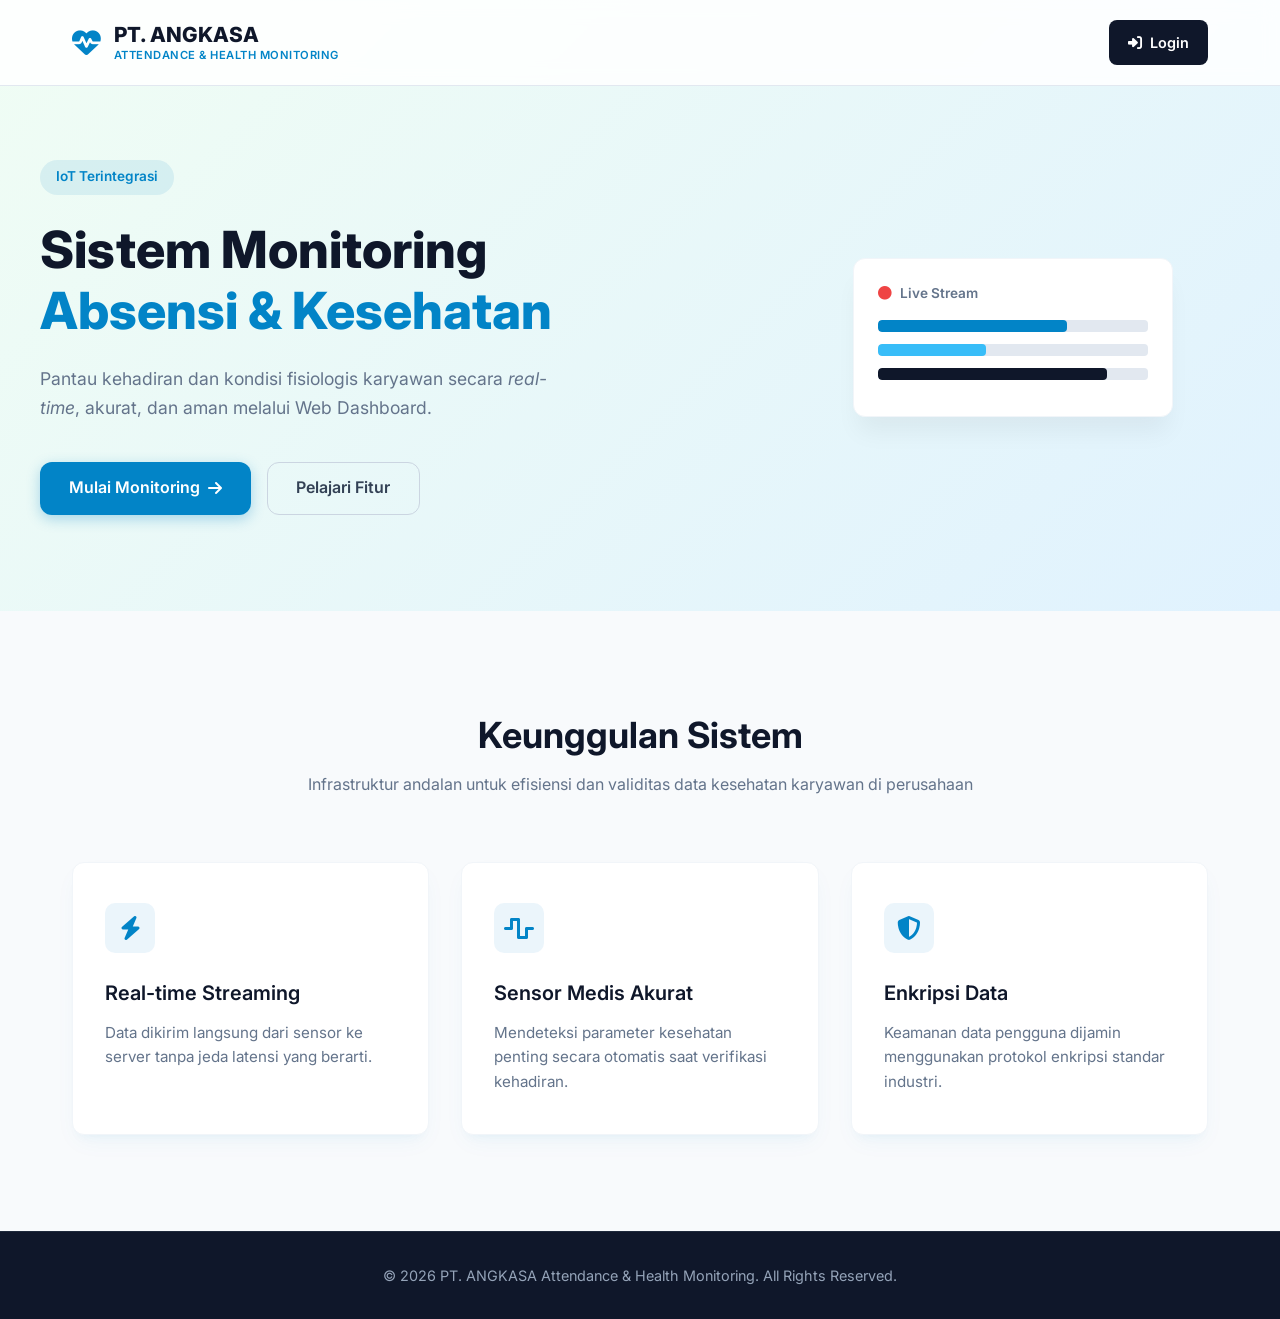
<file: index.html>
<!DOCTYPE html>
<html lang="id">
<head>
    <meta charset="UTF-8">
    <meta name="viewport" content="width=device-width, initial-scale=1.0">
    <title>Beranda - Sistem Monitoring Absensi & Kesehatan</title>
    <link rel="preconnect" href="https://fonts.googleapis.com">
    <link rel="preconnect" href="https://fonts.gstatic.com" crossorigin>
    <link href="https://fonts.googleapis.com/css2?family=Inter:wght@300;400;500;600;700&display=swap" rel="stylesheet">
    <link rel="stylesheet" href="https://cdnjs.cloudflare.com/ajax/libs/font-awesome/6.4.0/css/all.min.css">
    <link rel="stylesheet" href="css/styleindex.css">
</head>
<body class="landing-page">

    <nav class="navbar">
        <div class="nav-container">
            <div class="logo">
                <i class="fa-solid fa-heart-pulse"></i> 
                <div class="logo-text">
                    PT. ANGKASA
                    <span>Attendance & Health Monitoring</span>
                </div>
            </div>
            <a href="login.html" class="btn-login-nav">
                <i class="fa-solid fa-right-to-bracket"></i> <span>Login</span>
            </a>
        </div>
    </nav>

    <header class="hero-section">
        <div class="hero-container">
            <div class="hero-content">
                <span class="badge">IoT Terintegrasi</span>
                <h1>Sistem Monitoring <br><span class="highlight">Absensi & Kesehatan</span></h1>
                <p>Pantau kehadiran dan kondisi fisiologis karyawan secara <em>real-time</em>, akurat, dan aman melalui Web Dashboard.</p>
                
                <div class="cta-buttons">
                    <a href="login.html" class="btn-primary">Mulai Monitoring <i class="fa-solid fa-arrow-right"></i></a>
                    <a href="#fitur" class="btn-secondary">Pelajari Fitur</a>
                </div>
            </div>
            <div class="hero-visual">
                <div class="visual-card">
                    <div class="visual-header">
                        <span><i class="fa-solid fa-circle text-red"></i> Live Stream</span>
                    </div>
                    <div class="visual-body">
                        <div class="bar-chart"></div>
                        <div class="bar-chart short"></div>
                        <div class="bar-chart medium"></div>
                    </div>
                </div>
            </div>
        </div>
    </header>

    <section id="fitur" class="features-section">
        <div class="section-title">
            <h2>Keunggulan Sistem</h2>
            <p>Infrastruktur andalan untuk efisiensi dan validitas data kesehatan karyawan di perusahaan</p>
        </div>
        <div class="features-grid">
            <div class="feature-card">
                <div class="icon-box pulse">
                    <i class="fa-solid fa-bolt"></i>
                </div>
                <h3>Real-time Streaming</h3>
                <p>Data dikirim langsung dari sensor ke server tanpa jeda latensi yang berarti.</p>
            </div>
            <div class="feature-card">
                <div class="icon-box">
                    <i class="fa-solid fa-wave-square"></i>
                </div>
                <h3>Sensor Medis Akurat</h3>
                <p>Mendeteksi parameter kesehatan penting secara otomatis saat verifikasi kehadiran.</p>
            </div>
            <div class="feature-card">
                <div class="icon-box">
                    <i class="fa-solid fa-shield-halved"></i>
                </div>
                <h3>Enkripsi Data</h3>
                <p>Keamanan data pengguna dijamin menggunakan protokol enkripsi standar industri.</p>
            </div>
        </div>
    </section>

    <footer>
        <div class="footer-container">
            <p>&copy; 2026 PT. ANGKASA Attendance & Health Monitoring. All Rights Reserved.</p>
        </div>
    </footer>

</body>
</html>
</file>
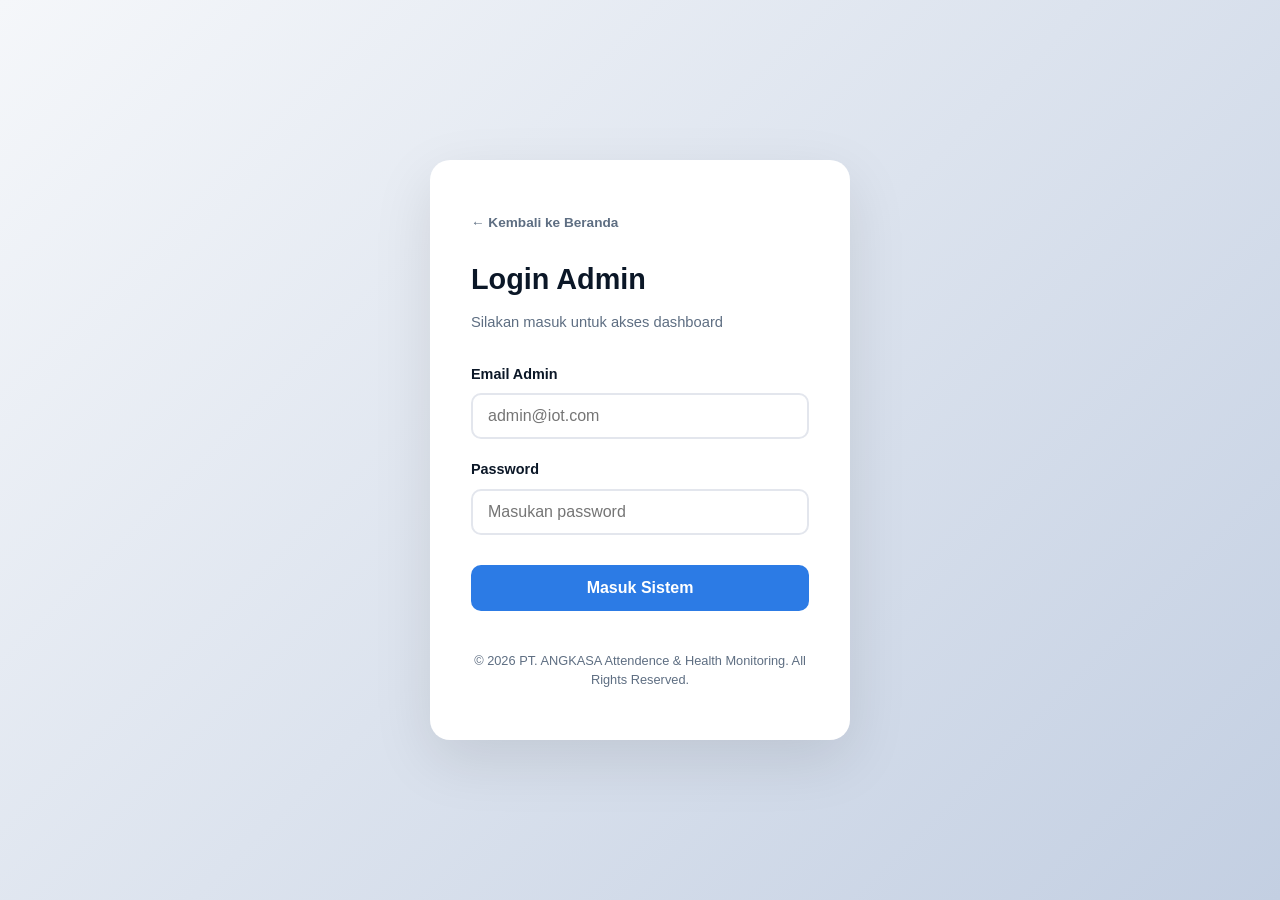
<file: login.html>
<!DOCTYPE html>
<html lang="id">
<head>
    <meta charset="UTF-8">
    <meta name="viewport" content="width=device-width, initial-scale=1.0">
    <title>Login Admin</title>
    <link rel="stylesheet" href="css/style.css">
</head>
<body class="login-body">

    <main id="login-card">
        <header>
            <a href="index.html" class="back-link">← Kembali ke Beranda</a>
            <h1>Login Admin</h1>
            <p>Silakan masuk untuk akses dashboard</p>
        </header>

        <section>
            <form id="login-form">
                <div class="form-group">
                    <label for="email">Email Admin</label>
                    <input type="email" id="email" placeholder="admin@iot.com" required>
                </div>

                <div class="form-group">
                    <label for="password">Password</label>
                    <input type="password" id="password" placeholder="Masukan password" required>
                </div>

                <div class="form-group">
                    <button type="submit" id="login-button">Masuk Sistem</button>
                </div>

                <div class="form-group">
                    <p id="login-message"></p>
                </div>
            </form>
        </section>

        <footer>
            <p>&copy; 2026 PT. ANGKASA
Attendence & Health Monitoring. All Rights Reserved.</p>
        </footer>
    </main>

    <script src="js/login.js"></script>
</body>
</html>
</file>
<file: css/styleindex.css>
/* --- 1. RESET & VARIABLE --- */
:root {
    --primary-color: #0284c7;     
    --primary-hover: #0369a1;
    --secondary-color: #0f172a;   
    --text-main: #334155;
    --text-muted: #64748b;
    --bg-light: #f8fafc;
    --bg-white: #ffffff;
    --accent-color: #38bdf8;
    --border-radius: 12px;
    --transition: all 0.3s ease;
    --shadow: 0 10px 25px -5px rgba(2, 132, 199, 0.05), 0 8px 10px -6px rgba(2, 132, 199, 0.05);
}

* {
    margin: 0;
    padding: 0;
    box-sizing: border-box;
}

html {
    scroll-behavior: smooth;
}

body {
    font-family: 'Inter', sans-serif;
    color: var(--text-main);
    background-color: var(--bg-light);
    line-height: 1.6;
    overflow-x: hidden; /* Mencegah layar tergeser ke samping */
}

a {
    text-decoration: none;
    transition: var(--transition);
}

/* --- 2. NAVBAR & LOGO PROFESIONAL --- */
.navbar {
    background-color: rgba(255, 255, 255, 0.85);
    backdrop-filter: blur(10px);
    position: fixed;
    top: 0;
    left: 0;
    width: 100%;
    z-index: 1000;
    border-bottom: 1px solid #e2e8f0;
}

.nav-container {
    max-width: 1200px;
    margin: 0 auto;
    padding: 1.25rem 2rem;
    display: flex;
    justify-content: space-between;
    align-items: center;
}

.logo {
    display: flex;
    align-items: center;
    gap: 0.8rem;
}

.logo i {
    color: var(--primary-color);
    font-size: 1.8rem;
}

.logo-text {
    display: flex;
    flex-direction: column;
    line-height: 1.1;
    font-size: 1.3rem;
    font-weight: 800;
    color: var(--secondary-color);
}

.logo-text span {
    font-size: 0.7rem;
    font-weight: 600;
    color: var(--primary-color);
    text-transform: uppercase;
    letter-spacing: 0.5px;
    margin-top: 2px;
}

.btn-login-nav {
    background-color: var(--secondary-color);
    color: var(--bg-white);
    padding: 0.7rem 1.2rem;
    border-radius: 8px;
    font-weight: 600;
    font-size: 0.9rem;
    display: flex;
    align-items: center;
    gap: 0.5rem;
}

.btn-login-nav:hover {
    background-color: #1e293b;
    transform: translateY(-2px);
    box-shadow: 0 4px 10px rgba(0,0,0,0.1);
}

/* --- 3. HERO SECTION --- */
.hero-section {
    padding: 10rem 2rem 6rem 2rem;
    background: linear-gradient(135deg, #f0fdf4 0%, #e0f2fe 100%);
    position: relative;
}

.hero-container {
    max-width: 1200px;
    margin: 0 auto;
    display: grid;
    grid-template-columns: 1.2fr 0.8fr;
    gap: 4rem;
    align-items: center;
}

.badge {
    background-color: rgba(2, 132, 199, 0.1);
    color: var(--primary-color);
    padding: 0.4rem 1rem;
    border-radius: 50px;
    font-size: 0.85rem;
    font-weight: 600;
    display: inline-block;
    margin-bottom: 1.5rem;
}

.hero-content h1 {
    font-size: 3.2rem;
    font-weight: 800;
    line-height: 1.2;
    color: var(--secondary-color);
    margin-bottom: 1.5rem;
}

.hero-content .highlight {
    color: var(--primary-color);
}

.hero-content p {
    font-size: 1.1rem;
    color: var(--text-muted);
    margin-bottom: 2.5rem;
    max-width: 540px;
}

.cta-buttons {
    display: flex;
    gap: 1rem;
}

.btn-primary {
    background-color: var(--primary-color);
    color: var(--bg-white);
    padding: 0.8rem 1.8rem;
    border-radius: var(--border-radius);
    font-weight: 600;
    box-shadow: 0 4px 14px rgba(2, 132, 199, 0.3);
    display: flex;
    align-items: center;
    gap: 0.5rem;
}

.btn-primary:hover {
    background-color: var(--primary-hover);
    transform: translateY(-2px);
}

.btn-secondary {
    background-color: transparent;
    color: var(--text-main);
    padding: 0.8rem 1.8rem;
    border-radius: var(--border-radius);
    font-weight: 600;
    border: 1px solid #cbd5e1;
    display: flex;
    align-items: center;
    justify-content: center;
}

.btn-secondary:hover {
    background-color: rgba(255, 255, 255, 0.5);
    border-color: var(--text-main);
}

/* Ilustrasi Visual Sederhana */
.hero-visual {
    display: flex;
    justify-content: center;
}

.visual-card {
    background: var(--bg-white);
    padding: 1.5rem;
    border-radius: var(--border-radius);
    box-shadow: 0 20px 25px -5px rgba(0,0,0,0.05);
    width: 100%;
    max-width: 320px;
    border: 1px solid #f1f5f9;
}

.visual-header {
    font-size: 0.85rem;
    font-weight: 600;
    color: var(--text-muted);
    margin-bottom: 1rem;
    display: flex;
    align-items: center;
}

.text-red { color: #ef4444; margin-right: 5px; }

.bar-chart {
    height: 12px;
    background: #e2e8f0;
    border-radius: 4px;
    margin-bottom: 0.75rem;
    width: 100%;
    position: relative;
    overflow: hidden;
}
.bar-chart::after {
    content: '';
    position: absolute;
    left: 0; top: 0; bottom: 0;
    width: 70%;
    background: var(--primary-color);
    border-radius: 4px;
}
.bar-chart.short::after { width: 40%; background: var(--accent-color); }
.bar-chart.medium::after { width: 85%; background: var(--secondary-color); }

/* --- 4. FEATURES SECTION --- */
.features-section {
    max-width: 1200px;
    margin: 0 auto;
    padding: 6rem 2rem;
}

.section-title {
    text-align: center;
    margin-bottom: 4rem;
}

.section-title h2 {
    font-size: 2.25rem;
    color: var(--secondary-color);
    font-weight: 700;
    margin-bottom: 0.5rem;
}

.section-title p {
    color: var(--text-muted);
}

.features-grid {
    display: grid;
    grid-template-columns: repeat(auto-fit, minmax(280px, 1fr));
    gap: 2rem;
}

.feature-card {
    background-color: var(--bg-white);
    padding: 2.5rem 2rem;
    border-radius: var(--border-radius);
    box-shadow: var(--shadow);
    border: 1px solid #f1f5f9;
    transition: var(--transition);
}

.feature-card:hover {
    transform: translateY(-5px);
    border-color: rgba(2, 132, 199, 0.2);
}

.icon-box {
    width: 50px;
    height: 50px;
    background-color: rgba(2, 132, 199, 0.08);
    color: var(--primary-color);
    border-radius: 10px;
    display: flex;
    align-items: center;
    justify-content: center;
    font-size: 1.5rem;
    margin-bottom: 1.5rem;
}

.feature-card h3 {
    font-size: 1.25rem;
    color: var(--secondary-color);
    margin-bottom: 0.75rem;
    font-weight: 600;
}

.feature-card p {
    color: var(--text-muted);
    font-size: 0.95rem;
}

.pulse i {
    animation: heartbeat 1.5s infinite;
}
@keyframes heartbeat {
    0% { transform: scale(1); }
    50% { transform: scale(1.1); }
    100% { transform: scale(1); }
}

/* --- 5. FOOTER --- */
footer {
    background-color: var(--secondary-color);
    color: #94a3b8;
    padding: 2rem;
    text-align: center;
    font-size: 0.9rem;
    border-top: 1px solid #1e293b;
}


/* =========================================================
   6. RESPONSIVE DESIGN (PENYESUAIAN MOBILE & TABLET)
   ========================================================= */

/* Untuk Layar Tablet */
@media (max-width: 968px) {
    .hero-container {
        grid-template-columns: 1fr;
        text-align: center;
        gap: 3rem;
    }
    .hero-content h1 { font-size: 2.8rem; }
    .hero-content p { margin: 0 auto 2.5rem auto; }
    .cta-buttons { justify-content: center; }
    .hero-visual { display: none; } /* Sembunyikan visual box agar layar tablet rapi */
}

/* Untuk Layar HP / Mobile */
@media (max-width: 768px) {
    .nav-container { 
        padding: 1rem 1.5rem; 
    }
    
    /* Menyembunyikan Sub-judul Logo di HP agar tombol login tidak tertindih */
    .logo-text span { 
        display: none; 
    }
    .logo-text { 
        font-size: 1.15rem; 
    }
    
    /* Menghilangkan tulisan "Login", hanya menyisakan ikon pintu */
    .btn-login-nav span { 
        display: none; 
    }
    .btn-login-nav { 
        padding: 0.6rem 0.8rem; 
    }

    /* Penyesuaian Ruang Hero Section (Tidak terlalu tinggi) */
    .hero-section { 
        padding: 7rem 1.5rem 4rem 1.5rem; 
    }
    
    .hero-content h1 { 
        font-size: 2.2rem; 
        margin-bottom: 1rem;
    }
    
    .hero-content p { 
        font-size: 1rem; 
        margin-bottom: 2rem; 
    }

    /* Tombol Bertumpuk Vertikal & Lebar Penuh di HP */
    .cta-buttons { 
        flex-direction: column; 
        gap: 1rem; 
        width: 100%; 
    }
    .btn-primary, .btn-secondary { 
        width: 100%; 
        justify-content: center; 
    }

    /* Penyesuaian Grid Fitur */
    .features-section { 
        padding: 4rem 1.5rem; 
    }
    .features-grid { 
        grid-template-columns: 1fr; /* Memaksa kartu fitur menjadi 1 kolom menurun */
        gap: 1.5rem;
    }
    .feature-card { 
        padding: 2rem 1.5rem; 
    }
}
</file>
<file: css/style.css>
/* =========================================
   STYLE DASHBOARD SKRIPSI (Falcon Theme - Enhanced)
   ========================================= */
:root {
    --falcon-primary: #2c7be5;       
    --falcon-dark: #0b1727;          
    --falcon-light: #f5f7fa;        
    --falcon-white: #ffffff;
    --falcon-text: #5e6e82;          
    --falcon-heading: #0b1727;       
    --falcon-border: #e3e6ed;        
    --falcon-success: #00d27a;
    --falcon-warning: #f5803e;
    --falcon-danger: #e63757;
    
    /* Elegant Shadow */
    --shadow-soft: 0 5px 15px rgba(0, 0, 0, 0.05), 0 4px 6px rgba(50, 50, 93, 0.1);
    --shadow-hover: 0 15px 35px rgba(50, 50, 93, 0.1), 0 5px 15px rgba(0, 0, 0, 0.07);
    --glass-bg: rgba(255, 255, 255, 0.85);
}

* { margin: 0; padding: 0; box-sizing: border-box; font-family: 'Inter', sans-serif; }

body { 
    background-color: var(--falcon-light); 
    color: var(--falcon-text); 
    font-size: 0.92rem; 
    line-height: 1.5;
}

a { text-decoration: none; color: inherit; transition: 0.3s; }

/* === SIDEBAR (Glassmorphism & Elegant) === */
.sidebar {
    width: 260px; height: 100vh; 
    background: var(--glass-bg); 
    backdrop-filter: blur(20px); -webkit-backdrop-filter: blur(20px);
    border-right: 1px solid rgba(255, 255, 255, 0.6);
    position: fixed; top: 0; left: 0; z-index: 1000;
    box-shadow: 5px 0 20px rgba(0,0,0,0.02);
    transition: all 0.3s ease-in-out;
}

/* =========================================
   DESAIN HEADER LOGO (PT. ANGKASA) - DESKTOP
   ========================================= */
.sidebar-brand { 
    padding: 1.2rem 1.5rem; 
    background: linear-gradient(180deg, rgba(44, 123, 229, 0.04) 0%, transparent 100%);
    border-bottom: 1px solid rgba(44, 123, 229, 0.1);
    margin-bottom: 1rem;
    display: flex;
    align-items: center;
}
.sidebar-brand h2 { 
    font-size: 1.15rem; 
    font-weight: 800; 
    display: flex; 
    align-items: center; 
    gap: 12px; 
    letter-spacing: 0.5px;
    color: var(--falcon-heading);
}
.sidebar-brand h2 i {
    background: var(--falcon-primary);
    color: white;
    width: 36px;
    height: 36px;
    display: flex;
    align-items: center;
    justify-content: center;
    border-radius: 10px;
    font-size: 1.1rem;
    box-shadow: 0 4px 12px rgba(44, 123, 229, 0.3);
}

.sidebar-menu { padding: 0 1rem 1rem 1rem; }
.sidebar-menu li { list-style: none; margin-bottom: 0.5rem; }

.sidebar-menu a {
    display: flex; align-items: center; padding: 0.9rem 1.2rem;
    color: var(--falcon-heading); font-weight: 600; 
    border-radius: 10px; transition: all 0.3s ease;
}

.sidebar-menu a i { 
    margin-right: 15px; width: 20px; text-align: center;
    color: #9da9bb; font-size: 1.1rem; transition: 0.3s;
}

.sidebar-menu a:hover, .sidebar-menu li.active a {
    background: linear-gradient(90deg, rgba(44, 123, 229, 0.1) 0%, rgba(44, 123, 229, 0.05) 100%);
    color: var(--falcon-primary);
    transform: translateX(5px);
}
.sidebar-menu a:hover i, .sidebar-menu li.active a i { color: var(--falcon-primary); }

/* === MAIN CONTENT === */
.main-content { margin-left: 260px; width: calc(100% - 260px); padding: 2rem 2.5rem; transition: all 0.3s ease; }

.dashboard-header { display: flex; justify-content: space-between; align-items: center; margin-bottom: 2.5rem; }

.search-wrapper {
    display: flex; align-items: center; background: #fff; border-radius: 50px;
    padding: 0.7rem 1.5rem; width: 380px; 
    box-shadow: var(--shadow-soft); border: 1px solid transparent; transition: 0.3s;
}
.search-wrapper:focus-within { border-color: var(--falcon-primary); box-shadow: 0 0 0 4px rgba(44, 123, 229, 0.1); }
.search-wrapper input { border: none; outline: none; width: 100%; margin-left: 10px; font-size: 0.95rem; color: var(--falcon-heading); }

.header-actions { display: flex; align-items: center; gap: 2rem; }
.icon-btn { position: relative; font-size: 1.3rem; color: var(--falcon-text); cursor: pointer; transition: 0.2s; }
.icon-btn:hover { color: var(--falcon-primary); transform: scale(1.1); }
.icon-btn .badge { position: absolute; top: -6px; right: -6px; background: var(--falcon-danger); color: white; font-size: 0.65rem; padding: 3px 6px; border-radius: 50%; border: 2px solid var(--falcon-light); }

.user-profile { display: flex; align-items: center; gap: 12px; cursor: pointer; }
.user-profile img { width: 45px; height: 45px; border-radius: 50%; border: 3px solid #fff; box-shadow: 0 3px 6px rgba(0,0,0,0.1); transition: 0.3s; }
.user-profile:hover img { transform: scale(1.05); border-color: var(--falcon-primary); }
.user-profile h4 { font-size: 0.95rem; font-weight: 700; color: var(--falcon-heading); margin: 0; }
.user-profile small { font-size: 0.75rem; color: var(--falcon-text); }

/* === CARDS === */
.cards-grid { display: grid; grid-template-columns: repeat(2, 1fr); gap: 2rem; margin-bottom: 2.5rem; }

.card-single {
    background: #fff; padding: 2rem; border-radius: 16px;
    box-shadow: var(--shadow-soft); display: flex; justify-content: space-between; align-items: center;
    transition: all 0.3s ease; border: 1px solid rgba(255,255,255,0.5);
}
.card-single:hover { transform: translateY(-5px); box-shadow: var(--shadow-hover); }
.card-single h1 { font-size: 2rem; color: var(--falcon-heading); font-weight: 800; margin-bottom: 5px; }
.card-single span { font-size: 0.9rem; font-weight: 500; color: var(--falcon-text); }

.icon-bg {
    font-size: 1.6rem; padding: 15px; border-radius: 12px; width: 60px; height: 60px;
    display: flex; align-items: center; justify-content: center;
}
.icon-bg.primary { background: rgba(44, 123, 229, 0.1); color: var(--falcon-primary); }
.icon-bg.success { background: rgba(0, 210, 122, 0.1); color: var(--falcon-success); }
.icon-bg.warning { background: rgba(245, 128, 62, 0.1); color: var(--falcon-warning); }

/* === GRID LAYOUT & TABLES === */
.crm-grid { display: grid; grid-template-columns: 2fr 1fr; gap: 2rem; }
.card { background: #fff; border-radius: 16px; box-shadow: var(--shadow-soft); border: 1px solid var(--falcon-border); overflow: hidden; }
.card-header { padding: 1.5rem; border-bottom: 1px solid var(--falcon-border); display: flex; justify-content: space-between; align-items: center; background: #fff; }
.card-header h3 { font-size: 1.05rem; font-weight: 700; color: var(--falcon-heading); }
.card-body { padding: 0; }
.p-1 { padding: 1.5rem; }
.mt-2 { margin-top: 1.5rem; }
.mb-2 { margin-bottom: 1.5rem; }

/* Pembungkus Tabel Responsif Mencegah Layout Pecah */
.table-responsive { 
    width: 100%;
    overflow-x: auto; 
    -webkit-overflow-scrolling: touch;
}
.crm-table { width: 100%; border-collapse: collapse; }
.crm-table thead td { background: #f9fafd; padding: 1rem 1.5rem; font-weight: 700; font-size: 0.75rem; text-transform: uppercase; color: var(--falcon-text); letter-spacing: 0.5px; }
.crm-table tbody tr { transition: 0.2s; border-bottom: 1px solid var(--falcon-border); }
.crm-table tbody tr:hover { background-color: #f8faff; }
.crm-table td { padding: 1.2rem 1.5rem; color: var(--falcon-heading); vertical-align: middle; font-weight: 500; white-space: nowrap; }

.user-info { display: flex; align-items: center; gap: 15px; }
.user-info img { width: 40px; height: 40px; border-radius: 50%; object-fit: cover; }
.user-info h4 { margin: 0; font-size: 0.95rem; font-weight: 600; }
.user-info small { color: var(--falcon-text); font-size: 0.8rem; }

.btn-sm { 
    padding: 8px 16px; background: var(--falcon-primary); color: #fff; 
    border: none; border-radius: 6px; font-size: 0.8rem; font-weight: 600;
    cursor: pointer; transition: 0.2s; 
}
.btn-sm:hover { background: #1a68d1; box-shadow: 0 4px 10px rgba(44, 123, 229, 0.3); }

.status { padding: 6px 12px; border-radius: 30px; font-size: 0.75rem; font-weight: 700; display: inline-block; margin-top: 5px;}
.status.green { background: rgba(0, 210, 122, 0.15); color: var(--falcon-success); }
.status.red { background: rgba(230, 55, 87, 0.15); color: var(--falcon-danger); }
.status.warning { background: rgba(245, 128, 62, 0.15); color: var(--falcon-warning); }

.feed-item { display: flex; gap: 18px; margin-bottom: 2rem; position: relative; }
.feed-item::before { content: ''; position: absolute; left: 19px; top: 40px; width: 2px; height: 100%; background: #e3e6ed; z-index: 0; }
.feed-item:last-child { margin-bottom: 0; }
.feed-item:last-child::before { display: none; }
.feed-icon { width: 40px; height: 40px; border-radius: 50%; display: flex; align-items: center; justify-content: center; font-size: 0.9rem; z-index: 1; border: 4px solid #fff; flex-shrink: 0; }

/* =========================================
   STYLE TAMBAHAN: LANDING PAGE (index.html)
   ========================================= */
body.landing-page {
    background-color: #fff;
    overflow-x: hidden;
}

.navbar {
    display: flex; justify-content: space-between; align-items: center;
    padding: 1.5rem 5%;
    background: rgba(255, 255, 255, 0.9);
    backdrop-filter: blur(15px);
    position: fixed; width: 100%; top: 0; z-index: 1000;
    box-shadow: 0 2px 20px rgba(0,0,0,0.03);
    border-bottom: 1px solid var(--falcon-border);
}

.navbar .logo {
    font-size: 1.5rem; font-weight: 800; color: var(--falcon-primary);
    display: flex; align-items: center; gap: 10px;
}

.btn-login-nav {
    padding: 10px 25px;
    border: 2px solid var(--falcon-primary);
    border-radius: 50px;
    color: var(--falcon-primary);
    font-weight: 700;
    transition: 0.3s;
}
.btn-login-nav:hover {
    background: var(--falcon-primary); color: #fff;
    box-shadow: 0 5px 15px rgba(44, 123, 229, 0.3);
}

.hero-section {
    padding: 180px 5% 100px;
    text-align: center;
    background: radial-gradient(circle at 50% 50%, #f9fbff 0%, #edf2f9 100%);
    clip-path: ellipse(150% 100% at 50% 0%);
}

.hero-content h1 {
    font-size: 3.5rem; color: var(--falcon-heading); 
    margin-bottom: 20px; line-height: 1.1; font-weight: 800;
}

.hero-content p {
    font-size: 1.15rem; color: var(--falcon-text); 
    margin-bottom: 40px; max-width: 650px; 
    margin-left: auto; margin-right: auto;
}

.cta-buttons { display: flex; gap: 20px; justify-content: center; }

.btn-primary {
    background: var(--falcon-primary); color: #fff; padding: 14px 35px;
    border-radius: 50px; font-weight: 700; box-shadow: 0 4px 15px rgba(44, 123, 229, 0.3);
    transition: 0.3s;
}
.btn-primary:hover { transform: translateY(-3px); box-shadow: 0 10px 25px rgba(44, 123, 229, 0.4); }

.btn-secondary {
    background: #fff; color: var(--falcon-text); padding: 14px 35px;
    border-radius: 50px; font-weight: 700; box-shadow: var(--shadow-soft);
    transition: 0.3s;
}
.btn-secondary:hover { color: var(--falcon-primary); transform: translateY(-3px); }

.features-section {
    padding: 80px 10%;
    display: grid; grid-template-columns: repeat(3, 1fr); gap: 30px;
    background: #fff;
    margin-bottom: 50px;
}

.feature-card {
    padding: 40px 30px; border-radius: 20px; background: #fff;
    box-shadow: var(--shadow-soft); text-align: center;
    transition: 0.3s; border: 1px solid var(--falcon-border);
}
.feature-card:hover { transform: translateY(-10px); box-shadow: var(--shadow-hover); border-color: var(--falcon-primary); }
.feature-card h3 { margin: 20px 0 10px; color: var(--falcon-heading); font-size: 1.3rem; }

footer {
    text-align: center; padding: 30px; background: var(--falcon-dark); color: #fff;
    font-size: 0.9rem;
}

/* =========================================
   STYLE TAMBAHAN: LOGIN PAGE (login.html)
   ========================================= */
body.login-body {
    display: flex; justify-content: center; align-items: center;
    min-height: 100vh;
    background: linear-gradient(135deg, #f5f7fa 0%, #c3cfe2 100%);
}

#login-card {
    background: #fff; padding: 50px 40px; width: 100%; max-width: 420px;
    border-radius: 20px; box-shadow: 0 20px 60px rgba(0,0,0,0.1);
    animation: fadeIn 0.8s ease;
    border: 1px solid rgba(255,255,255,0.8);
}

.back-link {
    display: inline-block; margin-bottom: 25px; font-size: 0.85rem;
    color: var(--falcon-text); font-weight: 600;
}
.back-link:hover { color: var(--falcon-primary); transform: translateX(-5px); }

#login-card header h1 { color: var(--falcon-heading); margin-bottom: 10px; font-size: 1.8rem; }
#login-card header p { color: var(--falcon-text); margin-bottom: 30px; }

.form-group { margin-bottom: 20px; }
.form-group label { display: block; margin-bottom: 8px; font-weight: 600; color: var(--falcon-heading); font-size: 0.9rem; }

.form-group input {
    width: 100%; padding: 12px 15px; border-radius: 10px;
    border: 2px solid var(--falcon-border); outline: none;
    transition: 0.3s; font-size: 1rem; color: var(--falcon-heading);
}
.form-group input:focus { border-color: var(--falcon-primary); box-shadow: 0 0 0 4px rgba(44, 123, 229, 0.1); }

#login-button {
    width: 100%; padding: 14px; background: var(--falcon-primary);
    color: #fff; border: none; border-radius: 10px; font-size: 1rem;
    font-weight: 700; cursor: pointer; transition: 0.3s; margin-top: 10px;
}
#login-button:hover { background: #1a68d1; transform: translateY(-2px); box-shadow: 0 5px 15px rgba(44, 123, 229, 0.3); }

#login-card footer { background: none; color: var(--falcon-text); padding: 20px 0 0; font-size: 0.8rem; }

@keyframes fadeIn {
    from { opacity: 0; transform: translateY(20px); }
    to { opacity: 1; transform: translateY(0); }
}

/* =========================================
   RESPONSIVE (OPTIMAL DI MOBILE & TABLET)
   ========================================= */
@media screen and (max-width: 1024px) {
    .cards-grid { grid-template-columns: repeat(2, 1fr); gap: 1rem; }
    .crm-grid { grid-template-columns: 1fr; } 
    .search-wrapper { width: 100%; }
}

@media screen and (max-width: 768px) {
    /* =========================================
       PERBAIKAN TOTAL SIDEBAR KIRI (MOBILE CENTERED)
       ========================================= */
    .sidebar { 
        width: 70px; 
        left: 0; 
        overflow: hidden;
        display: flex;
        flex-direction: column;
        align-items: center;
    }

    /* Merapikan Area Logo Header (PT. ANGKASA) di HP */
    .sidebar-brand {
        padding: 1.2rem 0;
        width: 100%;
        display: flex;
        justify-content: center;
        background: none; /* Hapus gradasi desktop */
        border-bottom: 1px solid rgba(0,0,0,0.05); /* Garis batas tipis */
        margin-bottom: 0.5rem;
    }
    
    .sidebar-brand h2 {
        justify-content: center;
        gap: 0;
        /* TRIK KHUSUS: Sembunyikan teks "PT. ANGKASA" langsung dari induknya */
        font-size: 0 !important; 
    }
    
    /* Kembalikan ukuran ikon agar tetap tampil gagah di tengah HP */
    .sidebar-brand h2 i { 
        font-size: 1.25rem !important; 
        width: 42px !important;
        height: 42px !important;
        border-radius: 12px !important;
    }

    /* Merapikan Daftar Menu Menjadi Baris Ikon Tengah */
    .sidebar-menu { 
        padding: 0.5rem 0;
        width: 100%;
    }
    .sidebar-menu li {
        width: 100%;
        display: flex;
        justify-content: center;
        margin-bottom: 0.8rem;
    }
    
    .sidebar-menu a { 
        width: 46px;
        height: 46px;
        padding: 0 !important;
        display: flex !important;
        justify-content: center !important; 
        align-items: center !important;
        border-radius: 12px;
        font-size: 0; /* Menghilangkan sisa space text bawaan HTML */
    }
    
    /* Paksa Sembunyikan Semua Teks Submenu */
    .sidebar-menu a span { 
        display: none !important; 
    }
    
    /* Memaksa Ikon Berada Tepat di Tengah Kotak */
    .sidebar-menu a i { 
        margin: 0 !important; 
        padding: 0 !important;
        font-size: 1.3rem !important;
        width: auto !important;
        text-align: center;
        display: inline-block;
    }

    /* Nonaktifkan pergeseran hover saat di HP */
    .sidebar-menu a:hover, .sidebar-menu li.active a {
        transform: none !important;
    }

    /* =========================================
       PERBAIKAN STRUKTUR GRID UTAMA & KONTEN (KANAN)
       ========================================= */
    .main-content { 
        margin-left: 70px; 
        width: calc(100% - 70px); 
        padding: 1rem; 
        overflow-x: hidden; 
    }
    
    .dashboard-header { 
        flex-direction: column; 
        align-items: flex-start; 
        gap: 1rem; 
        margin-bottom: 1.5rem;
    }
    
    .search-wrapper { width: 100%; }
    .header-actions { width: 100%; justify-content: space-between; margin-top: 0.5rem; }
    
    /* Sembunyikan nama teks Admin di header kanan */
    .user-profile div {
        display: none !important;
    }

    /* Mengubah susunan kartu indikator statistik */
    .cards-grid { grid-template-columns: 1fr; gap: 1rem; }
    .card-single { padding: 1.2rem; }
    #digital-clock { font-size: 1.8rem !important; }

    /* Memaksa Layout Grid Utama Mengalir Vertikal Penuh ke Bawah */
    .crm-grid { 
        display: flex !important;
        flex-direction: column !important;
        width: 100% !important;
        gap: 1.5rem;
    }

    .crm-grid > .crm-main,
    .crm-grid > .crm-sidebar {
        width: 100% !important;
        max-width: 100% !important;
    }

    .crm-grid .card {
        width: 100% !important;
        box-sizing: border-box;
    }

    /* Mengunci area pembungkus tabel responsif (Bisa digeser aman tanpa merusak layout luar) */
    .table-responsive {
        width: 100% !important;
        overflow-x: auto !important;
        display: block;
        -webkit-overflow-scrolling: touch;
    }

    .crm-table { 
        min-width: 580px; 
        width: 100%;
    }
    .crm-table td { 
        padding: 0.8rem 0.6rem; 
        font-size: 0.82rem; 
    }

    /* Menyeimbangkan padding log aktivitas feed */
    .p-1 {
        padding: 1.2rem !important;
    }

    /* Landing Page Mobile */
    .hero-section { padding: 130px 5% 60px; }
    .hero-content h1 { font-size: 2.2rem; }
    .features-section { grid-template-columns: 1fr; padding: 40px 5%; gap: 20px; }
    .cta-buttons { flex-direction: column; gap: 10px; }
    .btn-primary, .btn-secondary { width: 100%; text-align: center; }

    /* Login Page Mobile */
    #login-card { margin: 15px; padding: 35px 25px; }
}
</file>
